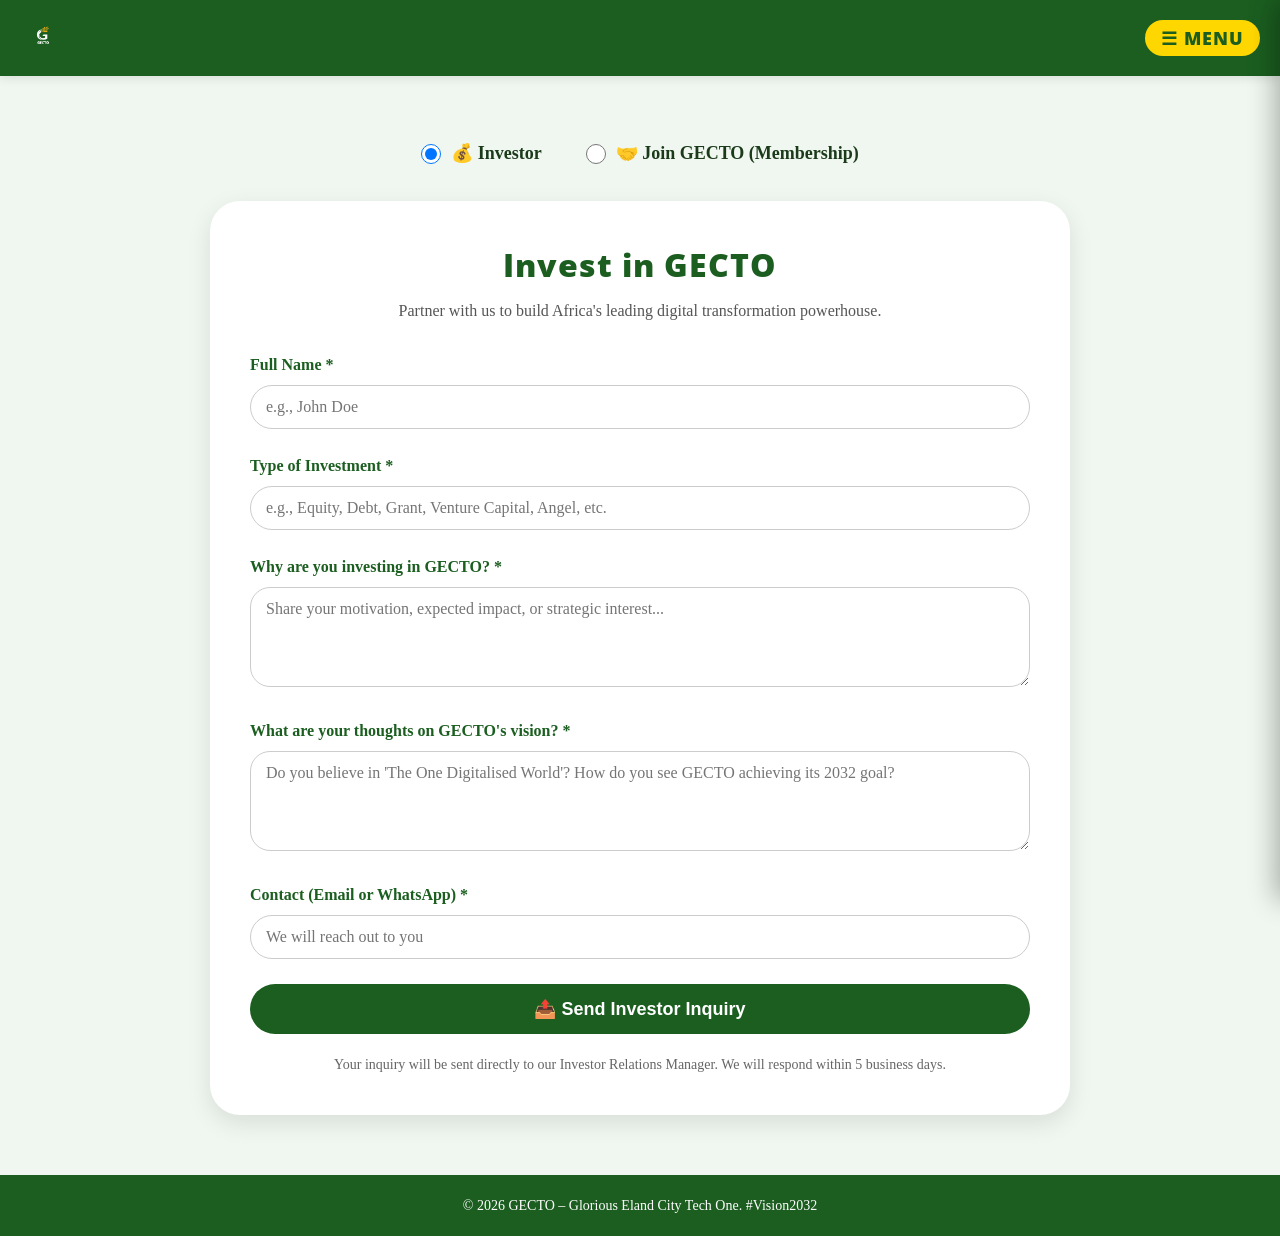
<file: apply.html>
<!DOCTYPE html>
<html lang="en">
<head>
    <meta charset="UTF-8">
    <meta name="viewport" content="width=device-width, initial-scale=1.0, user-scalable=yes">
    <title>GECTO – Invest or Join</title>
    <link rel="stylesheet" href="style.css">
    <link href="https://fonts.googleapis.com/css2?family=Open+Sans:wght@800&display=swap" rel="stylesheet">
    <style>
        .apply-container {
            max-width: 900px;
            margin: 140px auto 60px;
            padding: 0 20px;
        }
        .choice-section {
            text-align: center;
            margin-bottom: 30px;
        }
        .choice-option {
            display: inline-flex;
            align-items: center;
            margin: 0 20px;
            cursor: pointer;
            font-size: 18px;
            font-weight: bold;
        }
        .choice-option input {
            width: 20px;
            height: 20px;
            margin-right: 10px;
            cursor: pointer;
        }
        .form-card {
            background: white;
            border-radius: 30px;
            padding: 40px;
            box-shadow: 0 8px 25px rgba(0,0,0,0.1);
            display: none;
        }
        .form-card.active {
            display: block;
        }
        .form-card h1 {
            color: var(--green);
            text-align: center;
            margin-bottom: 10px;
        }
        .form-card p {
            text-align: center;
            margin-bottom: 30px;
            color: #555;
        }
        .form-group {
            margin-bottom: 25px;
        }
        .form-group label {
            display: block;
            font-weight: bold;
            margin-bottom: 8px;
            color: var(--green);
        }
        .form-group input, .form-group textarea, .form-group select {
            width: 100%;
            padding: 12px 15px;
            border-radius: 30px;
            border: 1px solid #ccc;
            font-family: inherit;
            font-size: 16px;
        }
        .form-group textarea {
            border-radius: 20px;
            resize: vertical;
            min-height: 100px;
        }
        .submit-btn {
            background: var(--green);
            color: white;
            border: none;
            padding: 14px 30px;
            border-radius: 40px;
            font-size: 18px;
            font-weight: bold;
            cursor: pointer;
            width: 100%;
            transition: 0.2s;
        }
        .submit-btn:hover {
            background: var(--green-light);
            transform: scale(1.02);
        }
        .note {
            text-align: center;
            margin-top: 20px;
            font-size: 14px;
            color: #666;
        }
        @media (max-width: 600px) {
            .form-card { padding: 25px; }
            .choice-option { margin: 0 10px; font-size: 16px; }
        }
    </style>
</head>
<body>

<header>
    <div class="logo"><img src="gecto-logo.png" alt="GECTO Logo"></div>
    <button class="menu-btn">☰ MENU</button>
</header>

<div class="menu-overlay">
    <button class="close-menu">✕</button>
    <ul>
        <li><a href="index.html">HOME</a></li>
        <li><a href="about.html">ABOUT</a></li>
        <li><a href="services.html">SERVICES</a></li>
        <li><a href="projects.html">PROJECTS</a></li>
        <li><a href="game.html">GAME HUB</a></li>
        <li><a href="contact.html">CONTACT</a></li>
        <li><a href="faq.html">FAQ</a></li>
        <li><a href="apply.html">INVEST / JOIN</a></li>
    </ul>
</div>

<div class="apply-container">
    <div class="choice-section">
        <label class="choice-option">
            <input type="radio" name="formType" value="investor" checked> 💰 Investor
        </label>
        <label class="choice-option">
            <input type="radio" name="formType" value="membership"> 🤝 Join GECTO (Membership)
        </label>
    </div>

    <!-- INVESTOR FORM -->
    <div id="investorForm" class="form-card active">
        <h1>Invest in GECTO</h1>
        <p>Partner with us to build Africa's leading digital transformation powerhouse.</p>
        <form id="investorApplicationForm">
            <div class="form-group">
                <label>Full Name *</label>
                <input type="text" id="investorName" required placeholder="e.g., John Doe">
            </div>
            <div class="form-group">
                <label>Type of Investment *</label>
                <input type="text" id="investmentType" required placeholder="e.g., Equity, Debt, Grant, Venture Capital, Angel, etc.">
            </div>
            <div class="form-group">
                <label>Why are you investing in GECTO? *</label>
                <textarea id="investorReason" required placeholder="Share your motivation, expected impact, or strategic interest..."></textarea>
            </div>
            <div class="form-group">
                <label>What are your thoughts on GECTO's vision? *</label>
                <textarea id="investorVision" required placeholder="Do you believe in 'The One Digitalised World'? How do you see GECTO achieving its 2032 goal?"></textarea>
            </div>
            <div class="form-group">
                <label>Contact (Email or WhatsApp) *</label>
                <input type="text" id="investorContact" required placeholder="We will reach out to you">
            </div>
            <button type="button" class="submit-btn" id="submitInvestor">📤 Send Investor Inquiry</button>
        </form>
        <div class="note">
            Your inquiry will be sent directly to our Investor Relations Manager. We will respond within 5 business days.
        </div>
    </div>

    <!-- MEMBERSHIP (JOIN GECTO) FORM -->
    <div id="membershipForm" class="form-card">
        <h1>Join the GECTO Team</h1>
        <p>We are hiring for 30+ key roles – from developers to client success managers.</p>
        <form id="membershipFormFields">
            <div class="form-group">
                <label>Full Name *</label>
                <input type="text" id="memberName" required placeholder="e.g., Tendai Moyo">
            </div>
            <div class="form-group">
                <label>Role You Want *</label>
                <input type="text" id="memberRole" required placeholder="e.g., Frontend Developer, Game Artist, CMO, etc.">
            </div>
            <div class="form-group">
                <label>Your Address (City & Country) *</label>
                <input type="text" id="memberAddress" required placeholder="e.g., Bulawayo, Zimbabwe">
            </div>
            <div class="form-group">
                <label>Education (Degree, Certifications, etc.) *</label>
                <textarea id="memberEducation" required placeholder="List your highest education, relevant courses, or certifications..."></textarea>
            </div>
            <div class="form-group">
                <label>Skills (Technical & Soft) *</label>
                <textarea id="memberSkills" required placeholder="e.g., React, Python, Leadership, Game Design, Project Management..."></textarea>
            </div>
            <div class="form-group">
                <label>Why are you interested in joining GECTO? *</label>
                <textarea id="memberInterest" required placeholder="Tell us what drives you to be part of our digital transformation mission..."></textarea>
            </div>
            <div class="form-group">
                <label>What will you offer to the team? *</label>
                <textarea id="memberOffer" required placeholder="Describe your experience and how you can contribute to GECTO's growth..."></textarea>
            </div>
            <button type="button" class="submit-btn" id="submitMembership">📤 Submit Application</button>
        </form>
        <div class="note">
            Your application will be sent directly to our HR team on WhatsApp. We will contact you if your profile matches any open role.
        </div>
    </div>
</div>

<footer>
    <div class="container">
        <p>© 2026 GECTO – Glorious Eland City Tech One. #Vision2032</p>
    </div>
</footer>

<script>
    // Radio button toggle
    const investorRadio = document.querySelector('input[value="investor"]');
    const membershipRadio = document.querySelector('input[value="membership"]');
    const investorFormDiv = document.getElementById('investorForm');
    const membershipFormDiv = document.getElementById('membershipForm');

    function showSelectedForm() {
        if (investorRadio.checked) {
            investorFormDiv.classList.add('active');
            membershipFormDiv.classList.remove('active');
        } else {
            membershipFormDiv.classList.add('active');
            investorFormDiv.classList.remove('active');
        }
    }

    investorRadio.addEventListener('change', showSelectedForm);
    membershipRadio.addEventListener('change', showSelectedForm);

    // Helper: send to WhatsApp
    function sendToWhatsApp(phoneNumber, message) {
        const url = `https://wa.me/${phoneNumber}?text=${encodeURIComponent(message)}`;
        window.open(url, '_blank');
    }

    // Investor submission
    document.getElementById('submitInvestor').addEventListener('click', () => {
        const name = document.getElementById('investorName').value.trim();
        const invType = document.getElementById('investmentType').value.trim();
        const reason = document.getElementById('investorReason').value.trim();
        const vision = document.getElementById('investorVision').value.trim();
        const contact = document.getElementById('investorContact').value.trim();

        if (!name || !invType || !reason || !vision || !contact) {
            alert('Please fill in all fields before submitting.');
            return;
        }

        const message = `*NEW INVESTOR INQUIRY - GECTO*%0A%0A` +
            `*Name:* ${name}%0A` +
            `*Investment Type:* ${invType}%0A` +
            `*Why investing:* ${reason}%0A` +
            `*Thoughts on GECTO's vision:* ${vision}%0A` +
            `*Contact:* ${contact}%0A%0A` +
            `*Type:* Investor Inquiry`;

        sendToWhatsApp('263788375412', message);
    });

    // Membership (Join Team) submission
    document.getElementById('submitMembership').addEventListener('click', () => {
        const name = document.getElementById('memberName').value.trim();
        const role = document.getElementById('memberRole').value.trim();
        const address = document.getElementById('memberAddress').value.trim();
        const education = document.getElementById('memberEducation').value.trim();
        const skills = document.getElementById('memberSkills').value.trim();
        const interest = document.getElementById('memberInterest').value.trim();
        const offer = document.getElementById('memberOffer').value.trim();

        if (!name || !role || !address || !education || !skills || !interest || !offer) {
            alert('Please fill in all fields before submitting.');
            return;
        }

        const message = `*NEW TEAM APPLICATION - GECTO*%0A%0A` +
            `*Name:* ${name}%0A` +
            `*Role Desired:* ${role}%0A` +
            `*Address:* ${address}%0A` +
            `*Education:* ${education}%0A` +
            `*Skills:* ${skills}%0A` +
            `*Why interested:* ${interest}%0A` +
            `*What they offer:* ${offer}%0A%0A` +
            `*Type:* Membership (Join Team)`;

        sendToWhatsApp('263788375412', message);
    });
</script>

<script src="script.js"></script>
</body>
</html>
</file>
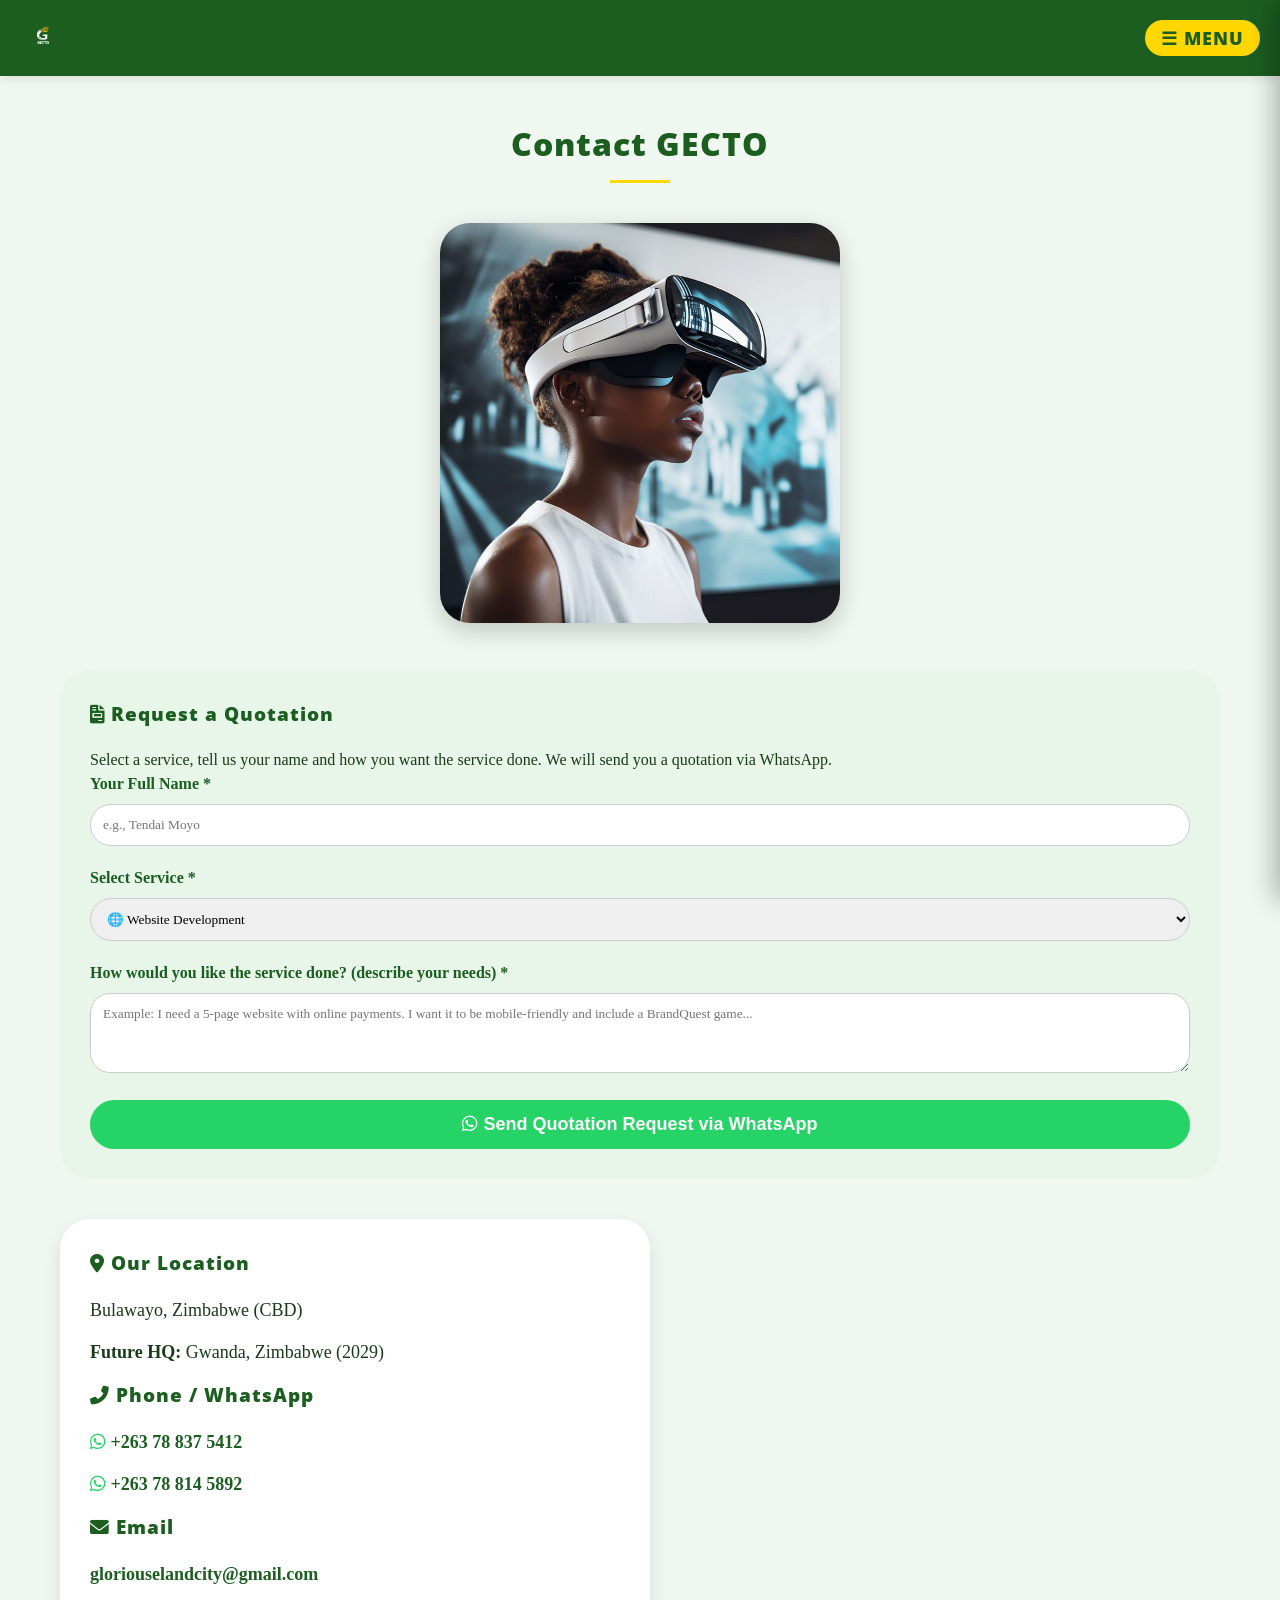
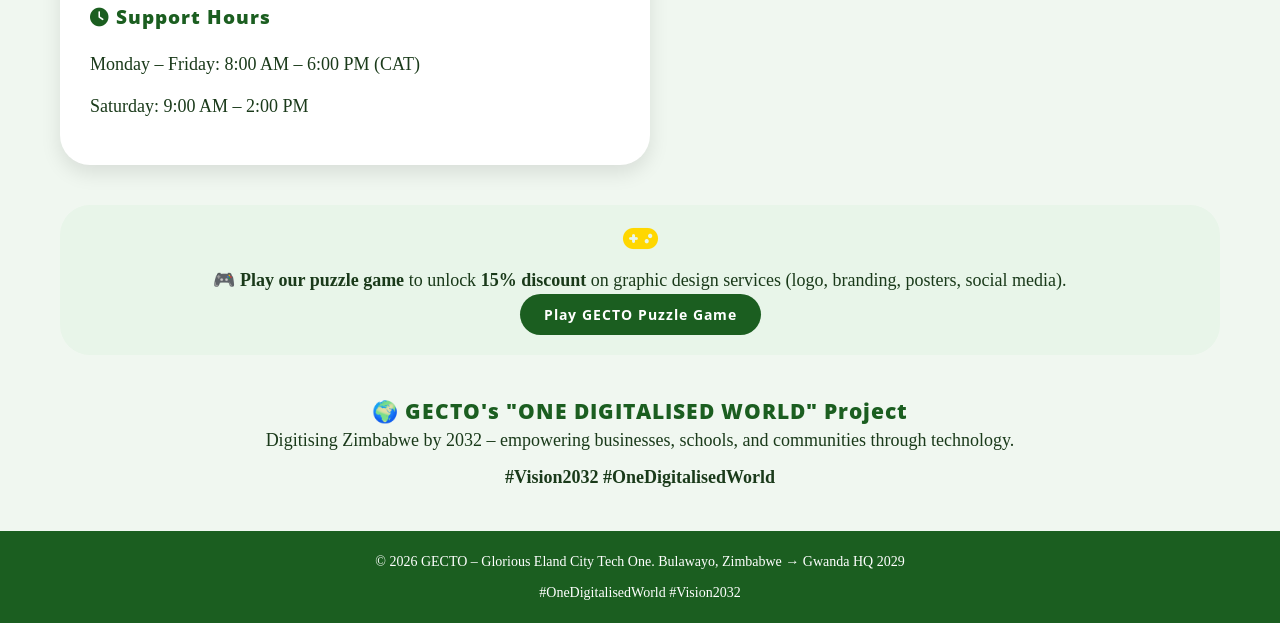
<file: contact.html>
<!DOCTYPE html>
<html lang="en">
<head>
    <meta charset="UTF-8">
    <meta name="viewport" content="width=device-width, initial-scale=1.0">
    <title>GECTO – Contact Us</title>
    <link rel="stylesheet" href="style.css">
    <link href="https://fonts.googleapis.com/css2?family=Open+Sans:wght@800&display=swap" rel="stylesheet">
    <link rel="stylesheet" href="https://cdnjs.cloudflare.com/ajax/libs/font-awesome/6.0.0-beta3/css/all.min.css">
    <style>
        .contact-container {
            display: flex;
            flex-wrap: wrap;
            gap: 40px;
            margin: 40px 0;
        }
        .contact-info {
            flex: 1;
            background: white;
            padding: 30px;
            border-radius: 30px;
            box-shadow: 0 8px 20px rgba(0,0,0,0.1);
        }
        .contact-info h3 {
            color: var(--green);
            margin-bottom: 20px;
        }
        .contact-info p {
            margin: 15px 0;
            font-size: 18px;
        }
        .contact-info a {
            color: var(--green);
            text-decoration: none;
            font-weight: bold;
        }
        .map-container {
            flex: 1;
        }
        .map-container iframe {
            width: 100%;
            height: 350px;
            border-radius: 30px;
            border: none;
        }
        .one-image {
            text-align: center;
            margin: 40px 0;
        }
        .one-image img {
            max-width: 100%;
            border-radius: 30px;
            box-shadow: 0 8px 25px rgba(0,0,0,0.2);
            max-height: 400px;
            width: auto;
        }
        .quote-form {
            background: var(--green-bg);
            border-radius: 30px;
            padding: 30px;
            margin: 40px 0;
        }
        .quote-form h3 {
            color: var(--green);
            margin-bottom: 20px;
        }
        .form-group {
            margin-bottom: 20px;
        }
        .form-group label {
            display: block;
            font-weight: bold;
            margin-bottom: 8px;
            color: var(--green);
        }
        .form-group input, .form-group select, .form-group textarea {
            width: 100%;
            padding: 12px;
            border-radius: 30px;
            border: 1px solid #ccc;
            font-family: inherit;
        }
        .form-group textarea {
            border-radius: 20px;
            resize: vertical;
            min-height: 80px;
        }
        .whatsapp-btn {
            background: #25D366;
            color: white;
            border: none;
            padding: 14px 20px;
            border-radius: 40px;
            font-size: 18px;
            font-weight: bold;
            cursor: pointer;
            width: 100%;
            transition: 0.2s;
        }
        .whatsapp-btn:hover {
            background: #128C7E;
        }
        .discount-note {
            background: var(--green-bg);
            border-radius: 30px;
            padding: 20px;
            text-align: center;
            margin: 40px 0;
            font-size: 18px;
        }
        .project-footer {
            text-align: center;
            margin: 40px 0;
            font-size: 18px;
        }
        @media (max-width: 768px) {
            .contact-container { flex-direction: column; }
        }
    </style>
</head>
<body>

<header>
    <div class="logo"><img src="gecto-logo.png" alt="GECTO Logo"></div>
    <button class="menu-btn">☰ MENU</button>
</header>

<div class="menu-overlay">
    <button class="close-menu">✕</button>
    <ul>
        <li><a href="index.html">HOME</a></li>
        <li><a href="about.html">ABOUT</a></li>
        <li><a href="services.html">SERVICES</a></li>
        <li><a href="projects.html">PROJECTS</a></li>
        <li><a href="game.html">GAME HUB</a></li>
        <li><a href="contact.html">CONTACT</a></li>
        <li><a href="faq.html">FAQ</a></li>
        <li><a href="apply.html">INVEST / JOIN</a></li>
    </ul>
</div>

<section style="max-width: 1200px; margin: 120px auto 40px; padding: 0 20px;">
    <h1 class="section-title">Contact GECTO</h1>

    <!-- one.jpg image -->
    <div class="one-image">
        <img src="one.jpg" alt="GECTO connecting the world">
    </div>

    <!-- Service Quotation Request Form -->
    <div class="quote-form">
        <h3><i class="fas fa-file-invoice"></i> Request a Quotation</h3>
        <p>Select a service, tell us your name and how you want the service done. We will send you a quotation via WhatsApp.</p>
        <div class="form-group">
            <label>Your Full Name *</label>
            <input type="text" id="clientName" placeholder="e.g., Tendai Moyo">
        </div>
        <div class="form-group">
            <label>Select Service *</label>
            <select id="serviceType">
                <option value="Website Development">🌐 Website Development</option>
                <option value="Mobile App Development">📱 Mobile App Development</option>
                <option value="E‑commerce Setup">🛒 E‑commerce Setup</option>
                <option value="Graphic Design (Logo, Branding, Posters)">🎨 Graphic Design</option>
                <option value="Game Development (SkillForge / BrandQuest)">🎮 Game Development</option>
                <option value="System Maintenance & Security Patching">🔧 System Maintenance</option>
                <option value="Website Hosting">☁️ Website Hosting</option>
                <option value="Other / Custom Project">❓ Other</option>
            </select>
        </div>
        <div class="form-group">
            <label>How would you like the service done? (describe your needs) *</label>
            <textarea id="projectDescription" placeholder="Example: I need a 5-page website with online payments. I want it to be mobile-friendly and include a BrandQuest game..."></textarea>
        </div>
        <button id="sendWhatsappQuote" class="whatsapp-btn"><i class="fab fa-whatsapp"></i> Send Quotation Request via WhatsApp</button>
    </div>

    <!-- Contact details with WhatsApp icons (direct numbers also) -->
    <div class="contact-container">
        <div class="contact-info">
            <h3><i class="fas fa-map-marker-alt"></i> Our Location</h3>
            <p>Bulawayo, Zimbabwe (CBD)</p>
            <p><strong>Future HQ:</strong> Gwanda, Zimbabwe (2029)</p>
            
            <h3><i class="fas fa-phone-alt"></i> Phone / WhatsApp</h3>
            <p><i class="fab fa-whatsapp" style="color:#25D366;"></i> <a href="#" id="directWhatsapp1">+263 78 837 5412</a></p>
            <p><i class="fab fa-whatsapp" style="color:#25D366;"></i> <a href="#" id="directWhatsapp2">+263 78 814 5892</a></p>
            
            <h3><i class="fas fa-envelope"></i> Email</h3>
            <p><a href="mailto:gloriouselandcity@gmail.com">gloriouselandcity@gmail.com</a></p>
            
            <h3><i class="fas fa-clock"></i> Support Hours</h3>
            <p>Monday – Friday: 8:00 AM – 6:00 PM (CAT)</p>
            <p>Saturday: 9:00 AM – 2:00 PM</p>
        </div>
        <div class="map-container">
            <iframe src="https://maps.google.com/?q=Bulawayo,Zimbabwe&output=embed" allowfullscreen="" loading="lazy"></iframe>
        </div>
    </div>

    <!-- Discount note (from game) -->
    <div class="discount-note">
        <i class="fas fa-gamepad" style="font-size: 28px; color: var(--gold);"></i>
        <p style="margin-top: 10px;">🎮 <strong>Play our puzzle game</strong> to unlock <strong>15% discount</strong> on graphic design services (logo, branding, posters, social media).</p>
        <p><a href="game.html" class="btn btn-green">Play GECTO Puzzle Game</a></p>
    </div>

    <!-- Project footer -->
    <div class="project-footer">
        <h3 style="color: var(--green);">🌍 GECTO's "ONE DIGITALISED WORLD" Project</h3>
        <p>Digitising Zimbabwe by 2032 – empowering businesses, schools, and communities through technology.</p>
        <p style="font-weight: bold; margin-top: 10px;">#Vision2032 #OneDigitalisedWorld</p>
    </div>
</section>

<footer>
    <div class="container">
        <p>© 2026 GECTO – Glorious Eland City Tech One. Bulawayo, Zimbabwe → Gwanda HQ 2029</p>
        <p style="margin-top: 10px;">#OneDigitalisedWorld #Vision2032</p>
    </div>
</footer>

<script>
    // Helper to send WhatsApp message
    function sendWhatsApp(phoneNumber, message) {
        const url = `https://wa.me/${phoneNumber}?text=${encodeURIComponent(message)}`;
        window.open(url, '_blank');
    }

    // Quotation request button
    document.getElementById('sendWhatsappQuote').addEventListener('click', () => {
        const name = document.getElementById('clientName').value.trim();
        const service = document.getElementById('serviceType').value;
        const description = document.getElementById('projectDescription').value.trim();

        if (!name) {
            alert("Please enter your full name.");
            return;
        }
        if (!description) {
            alert("Please describe how you want the service done.");
            return;
        }

        const message = `*NEW QUOTATION REQUEST - GECTO*%0A%0A` +
            `*Name:* ${name}%0A` +
            `*Service:* ${service}%0A` +
            `*Requirements:* ${description}%0A%0A` +
            `Please send me a quotation for this service. Thank you.`;

        sendWhatsApp('263788375412', message);
    });

    // Direct WhatsApp links (simple pre-filled message for general inquiries)
    document.getElementById('directWhatsapp1').addEventListener('click', (e) => {
        e.preventDefault();
        const msg = "Hello GECTO, I would like to get in touch regarding your services.";
        sendWhatsApp('263788375412', msg);
    });
    document.getElementById('directWhatsapp2').addEventListener('click', (e) => {
        e.preventDefault();
        const msg = "Hello GECTO, I would like to get in touch regarding your services.";
        sendWhatsApp('263788145892', msg);
    });
</script>

<script src="script.js"></script>
</body>
</html>
</file>
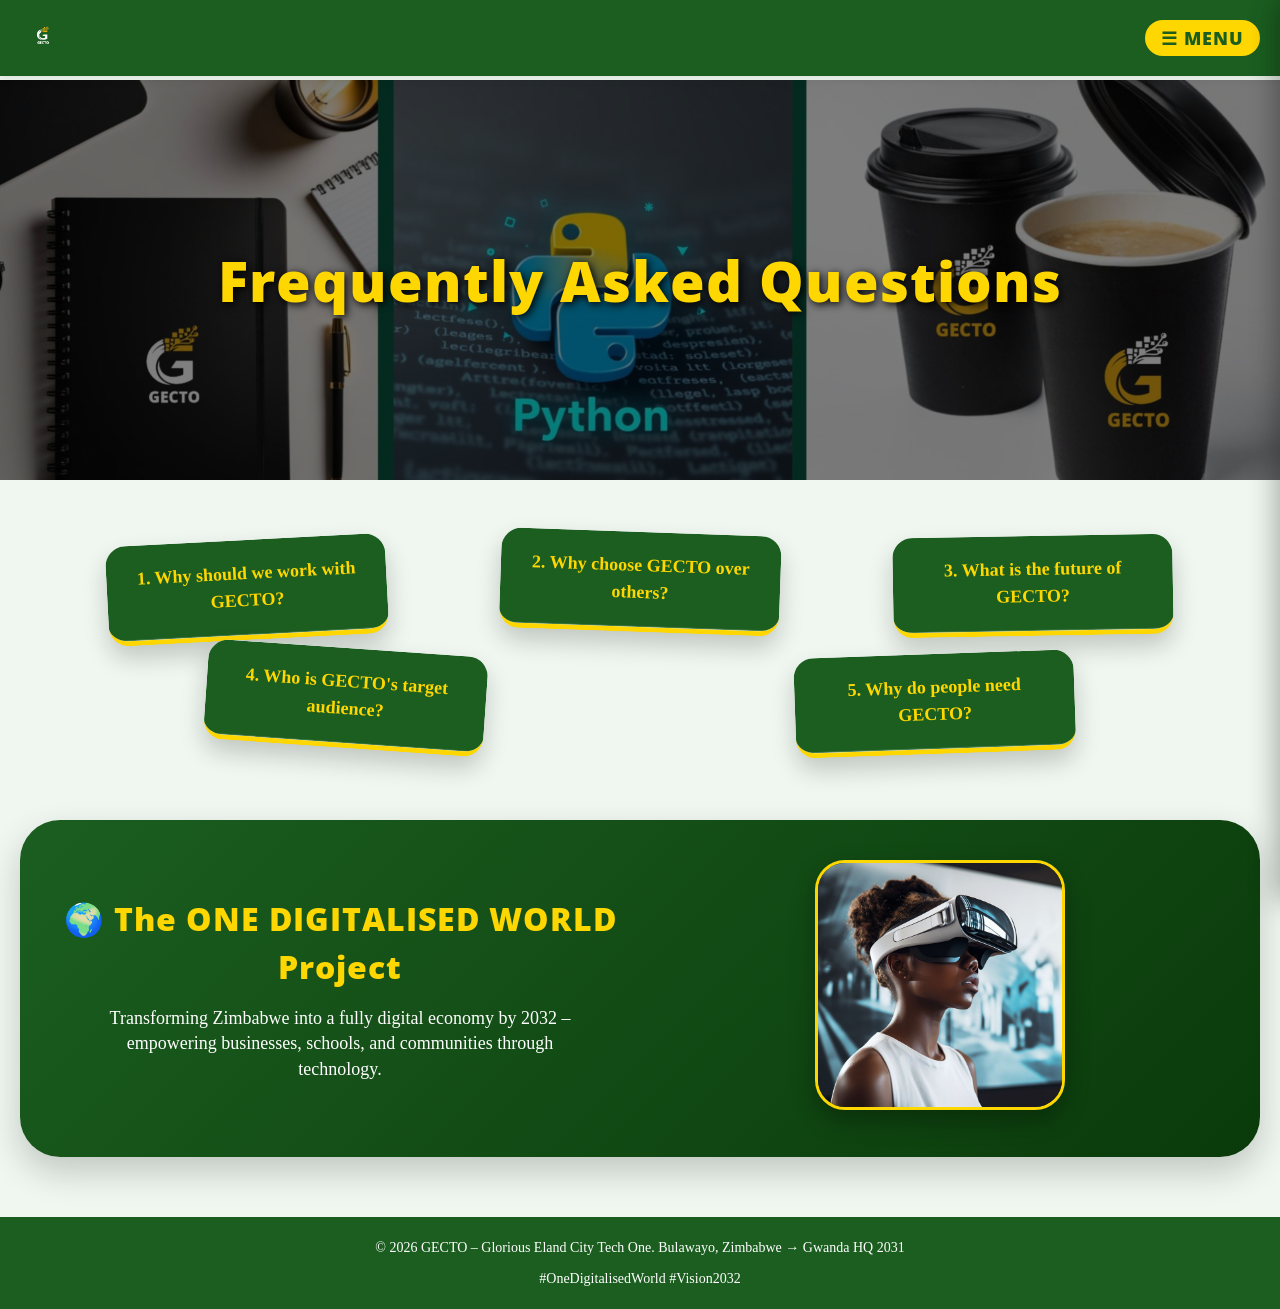
<file: faq.html>
<!DOCTYPE html>
<html lang="en">
<head>
    <meta charset="UTF-8">
    <meta name="viewport" content="width=device-width, initial-scale=1.0">
    <title>GECTO – Frequently Asked Questions</title>
    <link rel="stylesheet" href="style.css">
    <link href="https://fonts.googleapis.com/css2?family=Open+Sans:wght@800&display=swap" rel="stylesheet">
    <style>
        /* FAQ Page Specific Styles */
        .faq-hero {
            width: 100%;
            height: 400px;
            background-image: url('gecto.jpg');
            background-size: cover;
            background-position: center;
            position: relative;
            margin-top: 80px;
            display: flex;
            align-items: center;
            justify-content: center;
            text-align: center;
        }
        .faq-hero::before {
            content: "";
            position: absolute;
            top: 0;
            left: 0;
            width: 100%;
            height: 100%;
            background: rgba(0,0,0,0.5);
        }
        .faq-hero h1 {
            position: relative;
            z-index: 2;
            color: var(--gold);
            font-size: 56px;
            text-shadow: 2px 2px 8px black;
        }
        /* Solitaire-style card grid */
        .solitaire-grid {
            display: flex;
            flex-wrap: wrap;
            justify-content: center;
            gap: 20px;
            margin: 60px auto;
            max-width: 1200px;
            padding: 0 20px;
            position: relative;
        }
        .faq-card-solitaire {
            background: white;
            width: 280px;
            border-radius: 20px;
            box-shadow: 0 12px 25px rgba(0,0,0,0.2);
            cursor: pointer;
            transition: transform 0.3s, box-shadow 0.3s;
            position: relative;
            overflow: hidden;
            border-bottom: 5px solid var(--gold);
            /* slight rotation for solitaire effect */
        }
        /* Apply alternating rotations */
        .faq-card-solitaire:nth-child(1) { transform: rotate(-3deg) translateY(0px); }
        .faq-card-solitaire:nth-child(2) { transform: rotate(2deg) translateY(-8px); }
        .faq-card-solitaire:nth-child(3) { transform: rotate(-1deg) translateY(-4px); }
        .faq-card-solitaire:nth-child(4) { transform: rotate(4deg) translateY(-12px); }
        .faq-card-solitaire:nth-child(5) { transform: rotate(-2deg) translateY(-6px); }
        .faq-card-solitaire:hover {
            transform: scale(1.02) rotate(0deg);
            box-shadow: 0 20px 35px rgba(0,0,0,0.3);
            z-index: 10;
        }
        .card-question {
            background: var(--green);
            color: var(--gold);
            padding: 20px;
            font-weight: 800;
            font-size: 18px;
            text-align: center;
            border-bottom: 1px solid rgba(255,255,255,0.2);
        }
        .card-answer {
            max-height: 0;
            overflow: hidden;
            transition: max-height 0.4s ease-out;
            background: var(--green-bg);
            padding: 0 18px;
            font-size: 14px;
            line-height: 1.5;
            color: #1a3a1a;
        }
        .faq-card-solitaire.active .card-answer {
            max-height: 200px;  /* enough for 4 lines */
            padding: 18px;
        }
        /* Bottom project section */
        .bottom-project {
            background: linear-gradient(135deg, var(--green), #0a3a0a);
            border-radius: 40px;
            margin: 60px 20px;
            padding: 40px;
            display: flex;
            flex-wrap: wrap;
            align-items: center;
            justify-content: center;
            gap: 40px;
            box-shadow: 0 15px 35px rgba(0,0,0,0.2);
        }
        .project-text {
            flex: 1;
            text-align: center;
        }
        .project-text h3 {
            color: var(--gold);
            font-size: 32px;
            margin-bottom: 15px;
        }
        .project-text p {
            color: white;
            font-size: 18px;
            max-width: 500px;
            margin: 0 auto;
            line-height: 1.4;
        }
        .project-image {
            flex: 1;
            text-align: center;
        }
        .project-image img {
            max-width: 100%;
            border-radius: 30px;
            box-shadow: 0 10px 25px rgba(0,0,0,0.3);
            border: 3px solid var(--gold);
            max-height: 250px;
            width: auto;
        }
        @media (max-width: 768px) {
            .faq-hero h1 { font-size: 36px; }
            .faq-hero { height: 300px; }
            .solitaire-grid { gap: 15px; }
            .faq-card-solitaire { width: 260px; }
            .faq-card-solitaire:nth-child(odd) { transform: rotate(0deg); }
            .faq-card-solitaire:nth-child(even) { transform: rotate(0deg); }
            .bottom-project { flex-direction: column; text-align: center; }
        }
    </style>
</head>
<body>

<header>
    <div class="logo"><img src="gecto-logo.png" alt="GECTO Logo"></div>
    <button class="menu-btn">☰ MENU</button>
</header>

<div class="menu-overlay">
    <button class="close-menu">✕</button>
    <ul>
    <li><a href="index.html">HOME</a></li>
    <li><a href="about.html">ABOUT</a></li>
    <li><a href="services.html">SERVICES</a></li>
    <li><a href="projects.html">PROJECTS</a></li>
    <li><a href="game.html">GAME HUB</a></li>
    <li><a href="contact.html">CONTACT</a></li>
    <li><a href="faq.html">FAQ</a></li>
    <li><a href="apply.html">CAREERS</a></li>
</ul>
</div>

<!-- Hero Image -->
<div class="faq-hero">
    <h1>Frequently Asked Questions</h1>
</div>

<!-- Solitaire-style FAQ Cards -->
<div class="solitaire-grid">
    <!-- Card 1 -->
    <div class="faq-card-solitaire">
        <div class="card-question">1. Why should we work with GECTO?</div>
        <div class="card-answer">
            GECTO offers complete digital transformation – from websites and apps to e‑commerce and gamified marketing. Every client gets a custom BrandQuest game to boost engagement. We also provide lifetime maintenance and security patching.
        </div>
    </div>
    <!-- Card 2 -->
    <div class="faq-card-solitaire">
        <div class="card-question">2. Why choose GECTO over others?</div>
        <div class="card-answer">
            We are rooted in African strength and legacy. Our unique edge: mandatory BrandQuest games, SkillForge edutainment, proactive patching, and a commitment to moving businesses from paper to digital databases.
        </div>
    </div>
    <!-- Card 3 -->
    <div class="faq-card-solitaire">
        <div class="card-question">3. What is the future of GECTO?</div>
        <div class="card-answer">
            By 2032, GECTO will be one of the Africa's leading software powerhouse, with HQ in Gwanda. We will digitise at least 100 traditional businesses and bring SkillForge games to schools and most rural areas.
        </div>
    </div>
    <!-- Card 4 -->
    <div class="faq-card-solitaire">
        <div class="card-question">4. Who is GECTO's target audience?</div>
        <div class="card-answer">
            Everyone! Traditional businesses on paper records, kids and youths (5–25) for SkillForge games, and startups/SMEs that need websites, apps, and gamified marketing. We serve all ages and sectors.
        </div>
    </div>
    <!-- Card 5 -->
    <div class="faq-card-solitaire">
        <div class="card-question">5. Why do people need GECTO?</div>
        <div class="card-answer">
            Because the world is digital. Paper‑based businesses are invisible. Young people need practical skills. GECTO bridges the gap with affordable, scalable solutions, gamified education, and e‑commerce.
        </div>
    </div>
</div>

<!-- Bottom Project: ONE DIGITALISED WORLD with one.jpg -->
<div class="bottom-project">
    <div class="project-text">
        <h3>🌍 The ONE DIGITALISED WORLD Project</h3>
        <p>Transforming Zimbabwe into a fully digital economy by 2032 – empowering businesses, schools, and communities through technology.</p>
    </div>
    <div class="project-image">
        <img src="one.jpg" alt="One Digitalised World">
    </div>
</div>

<footer>
    <div class="container">
        <p>© 2026 GECTO – Glorious Eland City Tech One. Bulawayo, Zimbabwe → Gwanda HQ 2031</p>
        <p style="margin-top: 10px;">#OneDigitalisedWorld #Vision2032</p>
    </div>
</footer>

<script>
    // Toggle answer on card click (solitaire style)
    const cards = document.querySelectorAll('.faq-card-solitaire');
    cards.forEach(card => {
        card.addEventListener('click', function(e) {
            // Prevent closing if clicking inside answer? we just toggle
            this.classList.toggle('active');
        });
    });
</script>
<script src="script.js"></script>
</body>
</html>
</file>
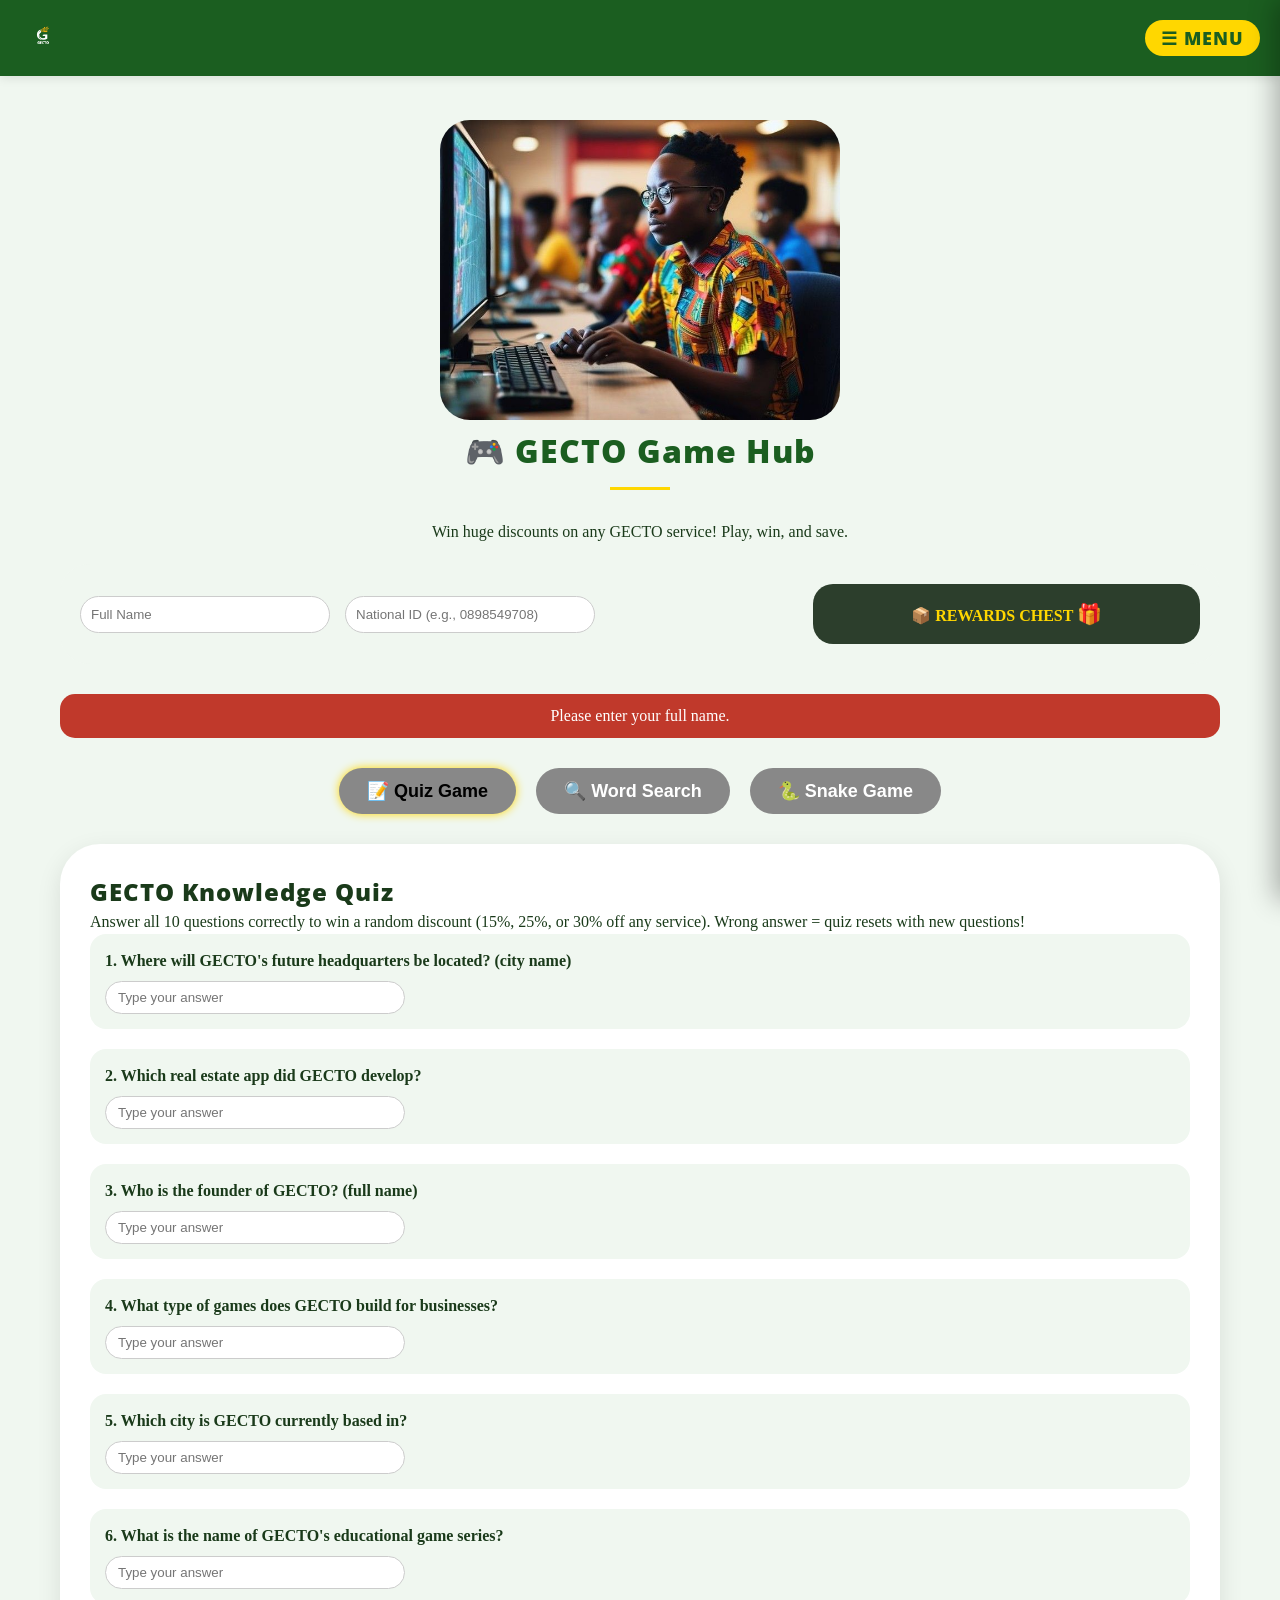
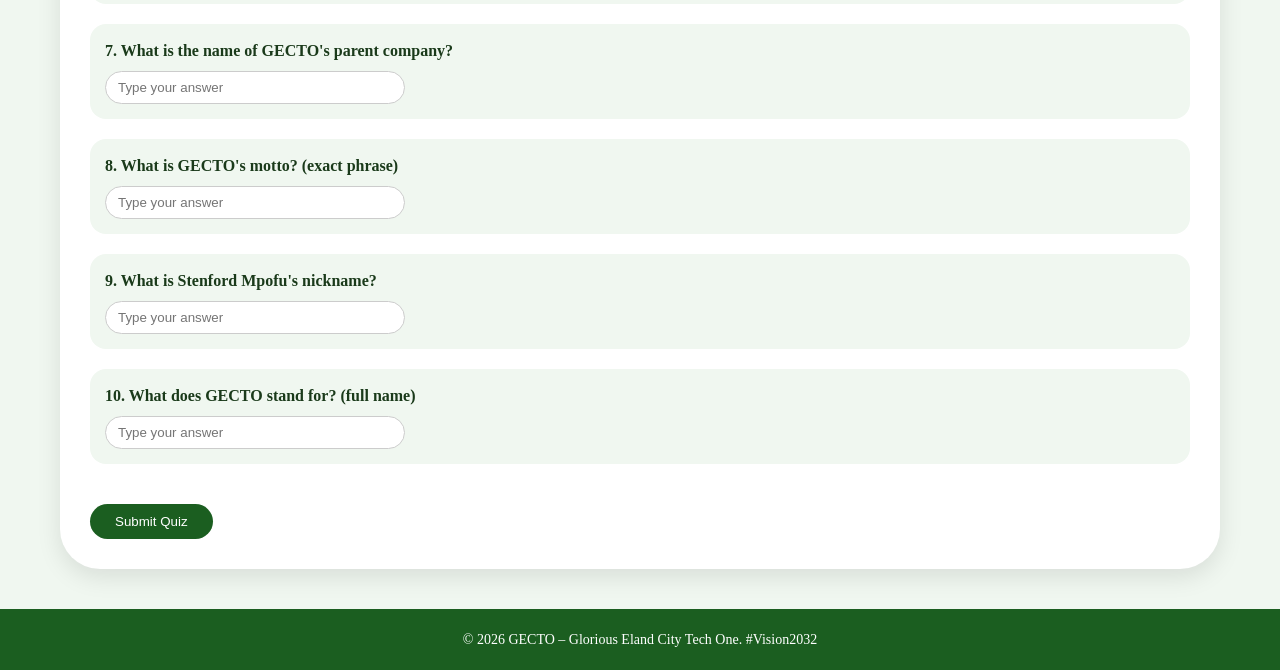
<file: game.html>
<!DOCTYPE html>
<html lang="en">
<head>
    <meta charset="UTF-8">
    <meta name="viewport" content="width=device-width, initial-scale=1.0, user-scalable=no">
    <title>GECTO – Game Hub: Win Big Discounts!</title>
    <link rel="stylesheet" href="style.css">
    <link href="https://fonts.googleapis.com/css2?family=Open+Sans:wght@800&display=swap" rel="stylesheet">
    <style>
        .game-hub {
            max-width: 1200px;
            margin: 120px auto 40px;
            padding: 0 20px;
        }
        .game-buttons {
            display: flex;
            justify-content: center;
            gap: 20px;
            flex-wrap: wrap;
            margin: 30px 0;
        }
        .game-btn {
            background: var(--green);
            color: white;
            border: none;
            padding: 12px 28px;
            border-radius: 40px;
            font-weight: bold;
            cursor: pointer;
            transition: 0.2s;
            font-size: 18px;
        }
        .game-btn.active {
            background: var(--gold);
            color: black;
            box-shadow: 0 0 10px gold;
        }
        .game-btn:disabled {
            background: #888;
            cursor: not-allowed;
        }
        .game-container {
            background: white;
            border-radius: 40px;
            padding: 30px;
            box-shadow: 0 8px 25px rgba(0,0,0,0.1);
            min-height: 500px;
        }
        .hidden-game {
            display: none;
        }
        .win-message {
            background: var(--gold);
            color: black;
            padding: 15px;
            border-radius: 20px;
            text-align: center;
            margin-top: 20px;
            font-weight: bold;
        }
        .lose-message {
            background: #e74c3c;
            color: white;
            padding: 15px;
            border-radius: 20px;
            text-align: center;
            margin-top: 20px;
        }
        .error-message {
            background: #c0392b;
            color: white;
            padding: 10px;
            border-radius: 15px;
            margin-top: 10px;
            text-align: center;
        }
        /* Player area */
        .player-area {
            background: #f0f7f0;
            border-radius: 30px;
            padding: 20px;
            margin-bottom: 30px;
            display: flex;
            flex-wrap: wrap;
            align-items: center;
            justify-content: space-between;
            gap: 20px;
        }
        .player-fields {
            flex: 2;
            display: flex;
            flex-wrap: wrap;
            gap: 15px;
        }
        .player-fields input {
            padding: 10px;
            border-radius: 30px;
            border: 1px solid #ccc;
            width: 100%;
            max-width: 250px;
        }
        .chest-box {
            flex: 1;
            background: #2c3e2c;
            color: gold;
            padding: 15px;
            border-radius: 20px;
            text-align: center;
            cursor: pointer;
            transition: 0.2s;
            font-weight: bold;
        }
        .chest-box:hover {
            background: #1e2a1e;
            transform: scale(1.02);
        }
        .rewards-panel {
            display: none;
            background: white;
            border: 2px solid var(--gold);
            border-radius: 20px;
            padding: 15px;
            margin-top: 15px;
            text-align: center;
        }
        .rewards-panel h4 {
            color: var(--green);
        }
        .earnings-list {
            background: #f9f9f9;
            border-radius: 15px;
            padding: 10px;
            margin-top: 10px;
            max-height: 200px;
            overflow-y: auto;
        }
        .earning-item {
            border-bottom: 1px solid #ddd;
            padding: 5px;
            font-size: 14px;
        }
        /* Quiz styles */
        .quiz-question {
            margin-bottom: 20px;
            padding: 15px;
            background: #f0f7f0;
            border-radius: 16px;
            transition: 0.1s;
        }
        .quiz-question.wrong {
            background: #f8d7da;
            border: 2px solid #e74c3c;
        }
        .quiz-question p {
            font-weight: bold;
            margin-bottom: 8px;
        }
        .quiz-input {
            padding: 8px 12px;
            border-radius: 30px;
            border: 1px solid #ccc;
            width: 100%;
            max-width: 300px;
        }
        .submit-quiz {
            background: var(--green);
            color: white;
            border: none;
            padding: 10px 25px;
            border-radius: 30px;
            cursor: pointer;
            margin-top: 20px;
        }
        /* Word Search */
        .word-grid {
            display: grid;
            grid-template-columns: repeat(10, 40px);
            gap: 4px;
            justify-content: center;
            margin: 20px 0;
            overflow-x: auto;
        }
        .grid-cell {
            width: 40px;
            height: 40px;
            background: var(--green-bg);
            display: flex;
            align-items: center;
            justify-content: center;
            font-size: 18px;
            font-weight: bold;
            border-radius: 8px;
            cursor: pointer;
            user-select: none;
        }
        .grid-cell.selected {
            background: var(--gold);
            color: black;
        }
        .word-list {
            display: flex;
            flex-wrap: wrap;
            gap: 15px;
            justify-content: center;
            margin: 20px 0;
        }
        .word-tag {
            background: #ddd;
            padding: 5px 12px;
            border-radius: 20px;
            font-size: 14px;
        }
        .word-tag.found {
            background: var(--green);
            color: white;
            text-decoration: line-through;
        }
        /* Snake */
        .snake-canvas {
            border: 2px solid var(--green);
            background: #111;
            display: block;
            margin: 0 auto;
        }
        .score-board {
            text-align: center;
            margin: 15px;
            font-size: 24px;
            font-weight: bold;
        }
        @media (max-width: 600px) {
            .word-grid { grid-template-columns: repeat(10, 30px); gap: 2px; }
            .grid-cell { width: 30px; height: 30px; font-size: 14px; }
            .player-area { flex-direction: column; align-items: stretch; }
        }
    </style>
</head>
<body>

<header>
    <div class="logo"><img src="gecto-logo.png" alt="GECTO Logo"></div>
    <button class="menu-btn">☰ MENU</button>
</header>

<div class="menu-overlay">
    <button class="close-menu">✕</button>
   <ul>
    <li><a href="index.html">HOME</a></li>
    <li><a href="about.html">ABOUT</a></li>
    <li><a href="services.html">SERVICES</a></li>
    <li><a href="projects.html">PROJECTS</a></li>
    <li><a href="game.html">GAME HUB</a></li>
    <li><a href="contact.html">CONTACT</a></li>
    <li><a href="faq.html">FAQ</a></li>
    <li><a href="apply.html">CAREERS</a></li>
</ul>
</div>

<div class="game-hub">
    <div style="text-align: center; margin-bottom: 20px;">
        <img src="three.jpg" alt="Game Hub" style="max-width: 100%; border-radius: 30px; max-height: 300px;">
        <h1 class="section-title">🎮 GECTO Game Hub</h1>
        <p>Win huge discounts on any GECTO service! Play, win, and save.</p>
    </div>

    <!-- Player name & national ID -->
    <div class="player-area">
        <div class="player-fields">
            <input type="text" id="playerName" placeholder="Full Name">
            <input type="text" id="nationalId" placeholder="National ID (e.g., 0898549708)">
        </div>
        <div class="chest-box" id="chestBox">
            📦 REWARDS CHEST <span style="font-size:20px;">🎁</span>
        </div>
    </div>
    <div id="rewardsPanel" class="rewards-panel">
        <h4>🏆 Game Rewards 🏆</h4>
        <p>🎯 <strong>Quiz Game:</strong> 15%, 25%, or 30% OFF any service (all 10 correct)</p>
        <p>🔍 <strong>Word Search:</strong> 25% OFF any service (find all 10 words)</p>
        <p>🐍 <strong>Snake Game:</strong> 75% OFF any service (reach level 60)</p>
        <hr>
        <h4>📜 Your Earnings</h4>
        <div id="earningsList" class="earnings-list">
            <p style="color:#888;">No wins yet. Play and win!</p>
        </div>
        <p><em>Max 2 wins per month per ID.</em></p>
    </div>

    <div class="game-buttons">
        <button id="showQuizBtn" class="game-btn active">📝 Quiz Game</button>
        <button id="showWordBtn" class="game-btn">🔍 Word Search</button>
        <button id="showSnakeBtn" class="game-btn">🐍 Snake Game</button>
    </div>

    <div class="game-container">
        <!-- QUIZ GAME -->
        <div id="quizGame">
            <h2>GECTO Knowledge Quiz</h2>
            <p>Answer all 10 questions correctly to win a random discount (15%, 25%, or 30% off any service). Wrong answer = quiz resets with new questions!</p>
            <div id="quizQuestions"></div>
            <button id="submitQuiz" class="submit-quiz">Submit Quiz</button>
            <div id="quizResult"></div>
        </div>

        <!-- WORD SEARCH -->
        <div id="wordGame" class="hidden-game">
            <h2>Word Search Puzzle</h2>
            <p>Find all 10 hidden words in the grid. Click letters to select a word, then click "Submit Word". Words can be horizontal, vertical, or diagonal.</p>
            <div id="wordGrid" class="word-grid"></div>
            <div id="wordList" class="word-list"></div>
            <button id="submitWordBtn" class="game-btn">Submit Selected Word</button>
            <button id="clearSelectionBtn" class="game-btn" style="background:#555;">Clear Selection</button>
            <div id="wordResult"></div>
        </div>

        <!-- SNAKE GAME -->
        <div id="snakeGame" class="hidden-game">
            <h2>Snake Game – Reach Level 60</h2>
            <div class="score-board">Level: <span id="snakeLevel">0</span> | Score: <span id="snakeScore">0</span></div>
            <canvas id="snakeCanvas" class="snake-canvas" width="400" height="400"></canvas>
            <p style="text-align:center; margin-top:10px;">Use arrow keys. Each food = +1 level. Win at level 60 for 75% discount!</p>
            <button id="resetSnakeBtn" class="game-btn">Reset Snake</button>
            <div id="snakeResult"></div>
        </div>
    </div>
</div>

<footer>
    <div class="container">
        <p>© 2026 GECTO – Glorious Eland City Tech One. #Vision2032</p>
    </div>
</footer>

<script>
    // ---------- Global state ----------
    let currentPlayer = "";
    let currentNationalId = "";
    let winsThisMonth = 0;
    let winRecords = []; // stored in localStorage under "gecto_wins"
    
    // Helper: validate Zimbabwean ID (digits only, length 10 or 11)
    function isValidZimId(id) {
        return /^\d{10,11}$/.test(id);
    }
    
    // Load wins from localStorage
    function loadWinRecords() {
        const stored = localStorage.getItem("gecto_wins");
        if (stored) {
            winRecords = JSON.parse(stored);
        } else {
            winRecords = [];
        }
    }
    
    function saveWinRecords() {
        localStorage.setItem("gecto_wins", JSON.stringify(winRecords));
    }
    
    // Get current month key (YYYY-MM)
    function getCurrentMonthKey() {
        const now = new Date();
        return `${now.getFullYear()}-${now.getMonth()+1}`;
    }
    
    // Count wins for this ID in current month
    function countWinsThisMonth(id) {
        const monthKey = getCurrentMonthKey();
        return winRecords.filter(rec => rec.id === id && rec.month === monthKey).length;
    }
    
    // Check if player can still win (max 2 per month)
    function canWin(id) {
        return countWinsThisMonth(id) < 2;
    }
    
    // Record a win
    function recordWin(id, name, game, prize) {
        const monthKey = getCurrentMonthKey();
        winRecords.push({
            id: id,
            name: name,
            game: game,
            prize: prize,
            month: monthKey,
            date: new Date().toISOString()
        });
        saveWinRecords();
        updateEarningsDisplay(id);
    }
    
    // Update earnings display for given ID
    function updateEarningsDisplay(id) {
        const container = document.getElementById('earningsList');
        const playerWins = winRecords.filter(rec => rec.id === id);
        if (playerWins.length === 0) {
            container.innerHTML = '<p style="color:#888;">No wins yet. Play and win!</p>';
            return;
        }
        let html = '';
        playerWins.forEach(win => {
            html += `<div class="earning-item">🏆 ${win.name} won ${win.prize} on ${win.game} (${win.date.slice(0,10)})</div>`;
        });
        container.innerHTML = html;
    }
    
    // Validate player fields and update game access
    function validateAndEnableGames() {
        const name = document.getElementById('playerName').value.trim();
        const id = document.getElementById('nationalId').value.trim();
        let error = "";
        if (!name) error = "Please enter your full name.";
        else if (!id) error = "Please enter your National ID.";
        else if (!isValidZimId(id)) error = "Invalid National ID. Must be 10-11 digits (e.g., 0898549708).";
        
        const errorDiv = document.getElementById('playerError');
        if (error) {
            if (!errorDiv) {
                const err = document.createElement('div');
                err.id = 'playerError';
                err.className = 'error-message';
                document.querySelector('.player-area').after(err);
            }
            document.getElementById('playerError').innerText = error;
            // disable all game buttons and submits
            document.querySelectorAll('.game-btn, .submit-quiz, #submitWordBtn, #resetSnakeBtn').forEach(btn => btn.disabled = true);
            return false;
        } else {
            if (errorDiv) errorDiv.remove();
            currentPlayer = name;
            currentNationalId = id;
            // enable game buttons and submits
            document.querySelectorAll('.game-btn, .submit-quiz, #submitWordBtn, #resetSnakeBtn').forEach(btn => btn.disabled = false);
            // update earnings display
            updateEarningsDisplay(currentNationalId);
            return true;
        }
    }
    
    // Attach validation to inputs
    document.getElementById('playerName').addEventListener('input', validateAndEnableGames);
    document.getElementById('nationalId').addEventListener('input', validateAndEnableGames);
    
    // Initially disabled
    function disableAllGames() {
        document.querySelectorAll('.game-btn, .submit-quiz, #submitWordBtn, #resetSnakeBtn').forEach(btn => btn.disabled = true);
    }
    disableAllGames();
    loadWinRecords();
    
    // ---------- Chest toggle ----------
    const chestBox = document.getElementById('chestBox');
    const rewardsPanel = document.getElementById('rewardsPanel');
    chestBox.addEventListener('click', () => {
        if (rewardsPanel.style.display === 'none' || rewardsPanel.style.display === '') {
            rewardsPanel.style.display = 'block';
        } else {
            rewardsPanel.style.display = 'none';
        }
    });
    rewardsPanel.style.display = 'none';
    
    // ---------- Game switching ----------
    const quizDiv = document.getElementById('quizGame');
    const wordDiv = document.getElementById('wordGame');
    const snakeDiv = document.getElementById('snakeGame');
    const showQuiz = document.getElementById('showQuizBtn');
    const showWord = document.getElementById('showWordBtn');
    const showSnake = document.getElementById('showSnakeBtn');
    
    function setActiveButton(active) {
        [showQuiz, showWord, showSnake].forEach(btn => btn.classList.remove('active'));
        active.classList.add('active');
    }
    
    showQuiz.addEventListener('click', () => {
        quizDiv.classList.remove('hidden-game');
        wordDiv.classList.add('hidden-game');
        snakeDiv.classList.add('hidden-game');
        setActiveButton(showQuiz);
        if (validateAndEnableGames()) renderQuiz(); // reset quiz if needed
    });
    showWord.addEventListener('click', () => {
        quizDiv.classList.add('hidden-game');
        wordDiv.classList.remove('hidden-game');
        snakeDiv.classList.add('hidden-game');
        setActiveButton(showWord);
        if (validateAndEnableGames()) initWordSearch();
    });
    showSnake.addEventListener('click', () => {
        quizDiv.classList.add('hidden-game');
        wordDiv.classList.add('hidden-game');
        snakeDiv.classList.remove('hidden-game');
        setActiveButton(showSnake);
        if (validateAndEnableGames()) initSnake();
    });
    
    // ---------- QUIZ GAME (dynamic questions, wrong answer resets) ----------
    let currentQuizQuestions = [];
    let currentQuizAnswers = [];
    let quizAttemptActive = true; // if false, quiz is locked after wrong answer until reset
    
    // Generate 10 random quiz questions (different each time)
    function generateRandomQuiz() {
        const questionBank = [
            { q: "What does GECTO stand for? (full name)", a: "glorious eland city tech one" },
            { q: "Who is the founder of GECTO? (full name)", a: "stenford mpofu" },
            { q: "What is GECTO's motto? (exact phrase)", a: "the one digitalised world" },
            { q: "Which real estate app did GECTO develop?", a: "mzinyathi gardens" },
            { q: "What is the name of GECTO's promotional game for businesses?", a: "brandquest" },
            { q: "In which year was GECTO launched? (4 digits)", a: "2026" },
            { q: "Where will GECTO's future headquarters be located? (city name)", a: "gwanda" },
            { q: "What is the name of GECTO's educational game series?", a: "skillforge" },
            { q: "What is Stenford Mpofu's nickname?", a: "mr ceo" },
            { q: "What is the goal year of the 'One Digitalised World' project? (4 digits)", a: "2032" },
            { q: "What is the colour of GECTO's logo?", a: "gold" },
            { q: "Which city is GECTO currently based in?", a: "bulawayo" },
            { q: "What does the 'E' in GEC stand for?", a: "eland" },
            { q: "What type of games does GECTO build for businesses?", a: "brandquest" },
            { q: "What is the name of GECTO's parent company?", a: "gec industries" }
        ];
        // Shuffle and pick 10 unique
        const shuffled = [...questionBank];
        for (let i = shuffled.length - 1; i > 0; i--) {
            const j = Math.floor(Math.random() * (i + 1));
            [shuffled[i], shuffled[j]] = [shuffled[j], shuffled[i]];
        }
        const selected = shuffled.slice(0, 10);
        return { questions: selected.map(s => s.q), answers: selected.map(s => s.a) };
    }
    
    function renderQuiz() {
        const { questions, answers } = generateRandomQuiz();
        currentQuizQuestions = questions;
        currentQuizAnswers = answers;
        quizAttemptActive = true;
        const container = document.getElementById('quizQuestions');
        container.innerHTML = '';
        for (let i = 0; i < currentQuizQuestions.length; i++) {
            const div = document.createElement('div');
            div.className = 'quiz-question';
            div.id = `quiz_q_${i}`;
            div.innerHTML = `<p>${i+1}. ${currentQuizQuestions[i]}</p><input type="text" id="quiz_input_${i}" class="quiz-input" placeholder="Type your answer">`;
            container.appendChild(div);
        }
        document.getElementById('quizResult').innerHTML = '';
    }
    
    document.getElementById('submitQuiz').addEventListener('click', () => {
        if (!validateAndEnableGames()) return;
        if (!quizAttemptActive) {
            document.getElementById('quizResult').innerHTML = `<div class="lose-message">Quiz already failed. Please refresh or switch game and come back.</div>`;
            return;
        }
        if (!canWin(currentNationalId)) {
            document.getElementById('quizResult').innerHTML = `<div class="lose-message">You have already used your 2 wins this month. Try again next month!</div>`;
            return;
        }
        let allCorrect = true;
        // Check each answer
        for (let i = 0; i < currentQuizQuestions.length; i++) {
            const input = document.getElementById(`quiz_input_${i}`);
            const userAnswer = input.value.trim().toLowerCase();
            const correct = currentQuizAnswers[i];
            const questionDiv = document.getElementById(`quiz_q_${i}`);
            if (userAnswer !== correct) {
                allCorrect = false;
                questionDiv.classList.add('wrong');
            } else {
                questionDiv.classList.remove('wrong');
            }
        }
        if (allCorrect) {
            // WIN!
            const discounts = [15, 25, 30];
            const randomDiscount = discounts[Math.floor(Math.random() * discounts.length)];
            const prize = `${randomDiscount}% OFF any service (QUIZ)`;
            recordWin(currentNationalId, currentPlayer, "Quiz Game", prize);
            localStorage.setItem('gecto_discount', `QUIZ${randomDiscount}`);
            document.getElementById('quizResult').innerHTML = `<div class="win-message">🎉 Congratulations ${currentPlayer}! You won ${randomDiscount}% OFF on any GECTO service! Code: QUIZ${randomDiscount}. Show on contact page.</div>`;
            quizAttemptActive = false;
            // reset quiz for next play (new questions)
            renderQuiz();
        } else {
            // Wrong answer: highlight wrong ones, reset game after 2 seconds
            document.getElementById('quizResult').innerHTML = `<div class="lose-message">❌ ${currentPlayer}, some answers are wrong. Quiz will reset with new questions in 2 seconds.</div>`;
            quizAttemptActive = false;
            setTimeout(() => {
                renderQuiz();
                document.getElementById('quizResult').innerHTML = '';
            }, 2000);
        }
    });
    
    // ---------- WORD SEARCH (win at all words) ----------
    let wordGridData = [];
    let wordList = ["GECTO", "DIGITAL", "TRANSFORM", "AFRICA", "SOFTWARE", "GAMING", "BULAWAYO", "GWANDA", "VISION", "CODING"];
    let foundWords = [];
    let selectedCells = [];
    let gridSize = 10;
    let wordGameActive = true;
    
    function generateWordGrid() {
        let grid = Array(gridSize).fill().map(() => Array(gridSize).fill(''));
        const directions = [[0,1],[1,0],[1,1],[1,-1],[0,-1],[-1,0],[-1,-1],[-1,1]];
        for (let word of wordList) {
            let placed = false;
            let attempts = 0;
            while (!placed && attempts < 500) {
                const dir = directions[Math.floor(Math.random() * directions.length)];
                const row = Math.floor(Math.random() * gridSize);
                const col = Math.floor(Math.random() * gridSize);
                let ok = true;
                for (let i = 0; i < word.length; i++) {
                    const r = row + dir[0] * i;
                    const c = col + dir[1] * i;
                    if (r < 0 || r >= gridSize || c < 0 || c >= gridSize) { ok = false; break; }
                    if (grid[r][c] !== '' && grid[r][c] !== word[i]) { ok = false; break; }
                }
                if (ok) {
                    for (let i = 0; i < word.length; i++) {
                        const r = row + dir[0] * i;
                        const c = col + dir[1] * i;
                        grid[r][c] = word[i];
                    }
                    placed = true;
                }
                attempts++;
            }
            if (!placed) {
                for (let i = 0; i < word.length; i++) {
                    if (grid[i][i] === '') grid[i][i] = word[i];
                    else grid[i][i+1] = word[i];
                }
            }
        }
        const letters = "ABCDEFGHIJKLMNOPQRSTUVWXYZ";
        for (let i = 0; i < gridSize; i++) {
            for (let j = 0; j < gridSize; j++) {
                if (grid[i][j] === '') {
                    grid[i][j] = letters[Math.floor(Math.random() * letters.length)];
                }
            }
        }
        return grid;
    }
    
    function renderWordGrid() {
        const container = document.getElementById('wordGrid');
        container.innerHTML = '';
        for (let i = 0; i < gridSize; i++) {
            for (let j = 0; j < gridSize; j++) {
                const cell = document.createElement('div');
                cell.className = 'grid-cell';
                cell.textContent = wordGridData[i][j];
                cell.dataset.row = i;
                cell.dataset.col = j;
                cell.addEventListener('click', (e) => {
                    e.stopPropagation();
                    const row = parseInt(cell.dataset.row);
                    const col = parseInt(cell.dataset.col);
                    const index = selectedCells.findIndex(c => c.row === row && c.col === col);
                    if (index === -1) {
                        selectedCells.push({row, col});
                        cell.classList.add('selected');
                    } else {
                        selectedCells.splice(index, 1);
                        cell.classList.remove('selected');
                    }
                });
                container.appendChild(cell);
            }
        }
    }
    
    function renderWordList() {
        const container = document.getElementById('wordList');
        container.innerHTML = '';
        wordList.forEach(word => {
            const span = document.createElement('span');
            span.className = 'word-tag';
            if (foundWords.includes(word)) span.classList.add('found');
            span.textContent = word;
            container.appendChild(span);
        });
    }
    
    function clearSelection() {
        selectedCells.forEach(cell => {
            const el = document.querySelector(`.grid-cell[data-row='${cell.row}'][data-col='${cell.col}']`);
            if (el) el.classList.remove('selected');
        });
        selectedCells = [];
    }
    
    function checkSelectedWord() {
        if (!validateAndEnableGames()) return;
        if (!canWin(currentNationalId)) {
            document.getElementById('wordResult').innerHTML = `<div class="lose-message">You have already used your 2 wins this month. Try again next month!</div>`;
            return;
        }
        if (selectedCells.length === 0) {
            document.getElementById('wordResult').innerHTML = `<div class="lose-message">Select letters first!</div>`;
            return;
        }
        let selectedWord = '';
        for (let cell of selectedCells) {
            selectedWord += wordGridData[cell.row][cell.col];
        }
        let reverseWord = selectedWord.split('').reverse().join('');
        let matchedWord = null;
        for (let w of wordList) {
            if (!foundWords.includes(w)) {
                if (selectedWord === w || reverseWord === w) {
                    matchedWord = w;
                    break;
                }
            }
        }
        if (matchedWord) {
            if (!foundWords.includes(matchedWord)) {
                foundWords.push(matchedWord);
                renderWordList();
                document.getElementById('wordResult').innerHTML = `<div class="win-message">✅ Found "${matchedWord}"! Keep going, ${currentPlayer}!</div>`;
                clearSelection();
                if (foundWords.length === wordList.length) {
                    if (canWin(currentNationalId)) {
                        recordWin(currentNationalId, currentPlayer, "Word Search", "25% OFF any service");
                        localStorage.setItem('gecto_discount', 'WORD25');
                        document.getElementById('wordResult').innerHTML = `<div class="win-message">🎉 Amazing ${currentPlayer}! You found all 10 words! You win 25% OFF any GECTO service! Code: WORD25</div>`;
                        // reset game after win
                        setTimeout(() => initWordSearch(), 3000);
                    } else {
                        document.getElementById('wordResult').innerHTML = `<div class="lose-message">You found all words, but you already used your 2 wins this month.</div>`;
                    }
                }
            } else {
                document.getElementById('wordResult').innerHTML = `<div class="lose-message">You already found "${matchedWord}"!</div>`;
                clearSelection();
            }
        } else {
            document.getElementById('wordResult').innerHTML = `<div class="lose-message">Not a valid word, ${currentPlayer}. Try again!</div>`;
            clearSelection();
        }
    }
    
    function initWordSearch() {
        if (!validateAndEnableGames()) return;
        wordGridData = generateWordGrid();
        foundWords = [];
        selectedCells = [];
        renderWordGrid();
        renderWordList();
        document.getElementById('wordResult').innerHTML = '';
        document.getElementById('submitWordBtn').disabled = false;
    }
    
    document.getElementById('submitWordBtn').addEventListener('click', checkSelectedWord);
    document.getElementById('clearSelectionBtn').addEventListener('click', clearSelection);
    
    // ---------- SNAKE GAME (win at level 60) ----------
    let canvas = document.getElementById('snakeCanvas');
    let ctx = canvas.getContext('2d');
    let snake = [{x: 10, y: 10}];
    let direction = 'RIGHT';
    let food = {x: 15, y: 10};
    let level = 0;
    let score = 0;
    let gameLoop;
    let gameRunning = true;
    const WIN_LEVEL = 60;
    let snakeWinClaimed = false;
    
    function drawSnake() {
        ctx.fillStyle = '#4CAF50';
        for (let segment of snake) {
            ctx.fillRect(segment.x*20, segment.y*20, 18, 18);
        }
    }
    function drawFood() {
        ctx.fillStyle = '#FFD700';
        ctx.fillRect(food.x*20, food.y*20, 18, 18);
    }
    function updateGame() {
        if (!gameRunning) return;
        let head = {...snake[0]};
        if (direction === 'RIGHT') head.x++;
        if (direction === 'LEFT') head.x--;
        if (direction === 'UP') head.y--;
        if (direction === 'DOWN') head.y++;
        if (head.x < 0 || head.x >= 20 || head.y < 0 || head.y >= 20) {
            gameOver();
            return;
        }
        for (let segment of snake) {
            if (head.x === segment.x && head.y === segment.y) {
                gameOver();
                return;
            }
        }
        snake.unshift(head);
        if (head.x === food.x && head.y === food.y) {
            score++;
            level = score;
            document.getElementById('snakeLevel').innerText = level;
            document.getElementById('snakeScore').innerText = score;
            if (level >= WIN_LEVEL && !snakeWinClaimed) {
                if (validateAndEnableGames() && canWin(currentNationalId)) {
                    snakeWinClaimed = true;
                    recordWin(currentNationalId, currentPlayer, "Snake Game", "75% OFF any service");
                    localStorage.setItem('gecto_discount', 'SNAKE75');
                    document.getElementById('snakeResult').innerHTML = `<div class="win-message">🏆 Incredible ${currentPlayer}! You reached level ${WIN_LEVEL}! You won 75% OFF any GECTO service! Code: SNAKE75</div>`;
                    gameOver();
                } else if (!canWin(currentNationalId)) {
                    document.getElementById('snakeResult').innerHTML = `<div class="lose-message">You reached level ${WIN_LEVEL} but you already used your 2 wins this month.</div>`;
                    gameOver();
                }
                return;
            }
            generateFood();
        } else {
            snake.pop();
        }
        draw();
    }
    function generateFood() {
        let newFood;
        do {
            newFood = {x: Math.floor(Math.random() * 20), y: Math.floor(Math.random() * 20)};
        } while (snake.some(segment => segment.x === newFood.x && segment.y === newFood.y));
        food = newFood;
    }
    function draw() {
        ctx.clearRect(0, 0, 400, 400);
        drawSnake();
        drawFood();
    }
    function gameOver() {
        gameRunning = false;
        clearInterval(gameLoop);
        if (level < WIN_LEVEL && currentPlayer) {
            document.getElementById('snakeResult').innerHTML = `<div class="lose-message">💀 ${currentPlayer}, Game Over! You reached level ${level}. Need level ${WIN_LEVEL} to win 75% discount. Reset to try again.</div>`;
        }
    }
    function resetSnake() {
        if (!validateAndEnableGames()) return;
        clearInterval(gameLoop);
        snake = [{x: 10, y: 10}];
        direction = 'RIGHT';
        level = 0;
        score = 0;
        gameRunning = true;
        snakeWinClaimed = false;
        document.getElementById('snakeLevel').innerText = level;
        document.getElementById('snakeScore').innerText = score;
        document.getElementById('snakeResult').innerHTML = '';
        generateFood();
        draw();
        gameLoop = setInterval(updateGame, 150);
    }
    function initSnake() {
        if (!validateAndEnableGames()) return;
        resetSnake();
    }
    window.addEventListener('keydown', (e) => {
        if (!gameRunning) return;
        if (e.key === 'ArrowUp' && direction !== 'DOWN') direction = 'UP';
        else if (e.key === 'ArrowDown' && direction !== 'UP') direction = 'DOWN';
        else if (e.key === 'ArrowLeft' && direction !== 'RIGHT') direction = 'LEFT';
        else if (e.key === 'ArrowRight' && direction !== 'LEFT') direction = 'RIGHT';
    });
    document.getElementById('resetSnakeBtn').addEventListener('click', () => {
        resetSnake();
    });
    
    // Initialize everything but disabled until name/ID
    renderQuiz();
    initWordSearch();
    // Disable all submits initially
    disableAllGames();
</script>
</body>
</html>
</file>
<file: style.css>
/* style.css - GECTO Green Dominant Theme - FULLY RESPONSIVE */
* {
    margin: 0;
    padding: 0;
    box-sizing: border-box;
}

body {
    font-family: 'Times New Roman', Times, serif;
    background-color: #F0F7F0;
    color: #1A3A1A;
    line-height: 1.5;
    overflow-x: hidden;
}

h1, h2, h3, .menu-btn, .nav-links a, .btn {
    font-family: 'Open Sans', 'Segoe UI', sans-serif;
    font-weight: 800;
    letter-spacing: 1px;
}

/* Colors */
:root {
    --gold: #FFD700;
    --green: #1B5E20;
    --green-light: #4CAF50;
    --green-bg: #E8F5E9;
    --white: #FFFFFF;
    --black: #1E2A1E;
}

/* Container */
.container {
    max-width: 1200px;
    margin: 0 auto;
    padding: 0 20px;
}

/* ===== MENU (Small panel from right) ===== */
.menu-overlay {
    position: fixed;
    top: 0;
    right: 0;
    width: 280px;
    height: 100%;
    background: var(--green);
    z-index: 1000;
    transform: translateX(100%);
    transition: transform 0.3s ease;
    box-shadow: -5px 0 25px rgba(0,0,0,0.3);
    padding: 80px 20px 30px;
    overflow-y: auto;
}

.menu-overlay.active {
    transform: translateX(0);
}

.menu-overlay ul {
    list-style: none;
    padding: 0;
    margin: 0;
}

.menu-overlay ul li {
    margin: 20px 0;
}

.menu-overlay ul li a {
    font-size: 20px;
    color: var(--gold);
    text-decoration: none;
    font-weight: 800;
    display: block;
    padding: 8px 0;
    border-bottom: 1px solid rgba(255,255,255,0.2);
    transition: 0.2s;
}

.menu-overlay ul li a:hover {
    color: white;
    padding-left: 10px;
}

.close-menu {
    position: absolute;
    top: 20px;
    right: 20px;
    font-size: 32px;
    color: var(--gold);
    cursor: pointer;
    background: none;
    border: none;
    font-weight: bold;
}

/* Header */
header {
    position: fixed;
    top: 0;
    width: 100%;
    background: var(--green);
    padding: 12px 20px;
    display: flex;
    justify-content: space-between;
    align-items: center;
    z-index: 999;
    box-shadow: 0 2px 10px rgba(0,0,0,0.1);
}

.logo img {
    height: 45px;
    width: auto;
}

.menu-btn {
    background: var(--gold);
    border: none;
    color: var(--green);
    font-size: 18px;
    padding: 6px 16px;
    border-radius: 30px;
    cursor: pointer;
    font-weight: 800;
}

/* Hero Slider */
.hero-slider {
    margin-top: 70px;
    position: relative;
    width: 100%;
    height: 400px;
    overflow: hidden;
}
.hero-slide {
    position: absolute;
    top: 0;
    left: 0;
    width: 100%;
    height: 100%;
    background-size: cover;
    background-position: center;
    display: flex;
    align-items: center;
    justify-content: center;
    text-align: center;
    opacity: 0;
    transition: opacity 1s ease-in-out;
}
.hero-slide.active {
    opacity: 1;
}
.hero-slide::before {
    content: "";
    position: absolute;
    top: 0; left: 0;
    width: 100%; height: 100%;
    background: rgba(0,0,0,0.5);
}
.slide-content {
    position: relative;
    z-index: 2;
    color: white;
    max-width: 80%;
    padding: 15px;
}
.slide-content h2 {
    font-size: 32px;
    color: var(--gold);
}
.slide-content p {
    font-size: 16px;
}
.btn {
    display: inline-block;
    background: var(--gold);
    color: var(--green);
    padding: 10px 24px;
    border-radius: 40px;
    text-decoration: none;
    font-weight: bold;
    transition: 0.3s;
    border: none;
    font-size: 14px;
}
.btn-green {
    background: var(--green);
    color: white;
}
.btn-gold {
    background: var(--gold);
    color: var(--green);
}
.btn:hover {
    transform: scale(1.02);
    background: var(--green-light);
    color: white;
}

/* Sections */
section {
    padding: 40px 15px;
    max-width: 1200px;
    margin: 0 auto;
}
.section-title {
    font-size: 32px;
    color: var(--green);
    text-align: center;
    margin-bottom: 30px;
}
.section-title:after {
    content: '';
    display: block;
    width: 60px;
    height: 3px;
    background: var(--gold);
    margin: 12px auto 0;
}

/* Cards & Grids */
.project-grid, .featured-grid {
    display: grid;
    grid-template-columns: repeat(auto-fit, minmax(260px, 1fr));
    gap: 20px;
    margin: 30px 0;
}
.project-card {
    background: white;
    border-radius: 20px;
    overflow: hidden;
    box-shadow: 0 4px 12px rgba(0,0,0,0.1);
    transition: 0.2s;
    border-bottom: 3px solid var(--gold);
}
.project-card img {
    width: 100%;
    height: 180px;
    object-fit: cover;
}
.project-card h3 {
    padding: 15px 15px 5px;
    color: var(--green);
    font-size: 18px;
}
.project-card p {
    padding: 0 15px 15px;
    font-size: 14px;
    color: #333;
}

/* Game Strategy */
.game-strategy {
    background: var(--green-bg);
    border-radius: 30px;
    padding: 30px 20px;
    margin: 40px 15px;
}
.game-strategy h2 {
    font-size: 28px;
}
.game-strategy h3 {
    font-size: 20px;
}
.game-strategy img {
    width: 100%;
    border-radius: 20px;
}

/* CEO Story */
.ceo-story {
    background: white;
    border-left: 5px solid var(--gold);
    padding: 20px;
    border-radius: 20px;
    margin: 30px 0;
}
.ceo-story img {
    width: 100px;
    height: 100px;
    object-fit: cover;
}

/* Stats Grid */
.stats-grid {
    display: grid;
    grid-template-columns: repeat(2, 1fr);
    gap: 15px;
    margin: 40px 0;
}
.stat-card {
    background: white;
    border-radius: 20px;
    padding: 15px;
    text-align: center;
}
.stat-number {
    font-size: 32px;
    font-weight: 800;
    color: var(--green);
}
.stat-label {
    font-size: 14px;
}

/* Comments */
.comments-section {
    background: var(--green-bg);
    border-radius: 30px;
    padding: 25px;
    margin: 40px 0;
}
.comment-form input, .comment-form textarea {
    padding: 10px;
    border-radius: 30px;
    font-size: 14px;
}
.comment-item {
    padding: 12px;
    font-size: 14px;
}

/* Carousel */
.carousel-container {
    background: var(--green);
    padding: 20px 0;
    margin: 30px 0;
    overflow: hidden;
}
.carousel-track {
    display: flex;
    gap: 15px;
    animation: scrollHorizontal 25s linear infinite;
}
.service-card {
    background: white;
    padding: 8px 18px;
    border-radius: 40px;
    font-size: 14px;
    white-space: nowrap;
    display: inline-flex;
    align-items: center;
    gap: 8px;
}
.service-card img {
    width: 20px;
    height: 20px;
}
@keyframes scrollHorizontal {
    0% { transform: translateX(0); }
    100% { transform: translateX(-50%); }
}

/* FAQ Page (Solitaire cards) */
.faq-hero {
    margin-top: 70px;
    height: 200px;
}
.faq-hero h1 {
    font-size: 32px;
}
.solitaire-grid {
    gap: 15px;
    padding: 0 10px;
}
.faq-card-solitaire {
    width: 100%;
    max-width: 280px;
    margin: 0 auto;
}
/* Remove rotations on mobile for better readability */
@media (max-width: 768px) {
    .faq-card-solitaire:nth-child(odd),
    .faq-card-solitaire:nth-child(even) {
        transform: rotate(0deg) !important;
    }
}

/* Footer */
footer {
    background: var(--green);
    color: white;
    text-align: center;
    padding: 20px;
    font-size: 14px;
}

/* ===== MOBILE SPECIFIC MEDIA QUERIES ===== */
@media (max-width: 768px) {
    body {
        font-size: 14px;
    }
    .hero-slider {
        height: 300px;
        margin-top: 65px;
    }
    .slide-content h2 {
        font-size: 24px;
    }
    .slide-content p {
        font-size: 14px;
    }
    .section-title {
        font-size: 28px;
    }
    .stats-grid {
        grid-template-columns: repeat(2, 1fr);
        gap: 12px;
    }
    .project-card img {
        height: 150px;
    }
    .game-strategy {
        padding: 20px;
    }
    .game-strategy h2 {
        font-size: 24px;
    }
    .carousel-track {
        gap: 10px;
    }
    .service-card {
        padding: 6px 14px;
        font-size: 12px;
    }
    .menu-overlay {
        width: 260px;
    }
    .menu-overlay ul li a {
        font-size: 18px;
    }
    .btn {
        padding: 8px 20px;
        font-size: 13px;
    }
    .comment-form input, .comment-form textarea {
        font-size: 13px;
    }
    /* Forms on contact/apply pages */
    .quote-form, .form-card {
        padding: 20px;
    }
    input, select, textarea {
        font-size: 14px !important;
    }
    /* Admin login button */
    .admin-login-btn {
        bottom: 10px;
        right: 10px;
        padding: 6px 12px;
        font-size: 12px;
    }
}

/* Very small phones (max 480px) */
@media (max-width: 480px) {
    .hero-slider {
        height: 250px;
    }
    .slide-content h2 {
        font-size: 20px;
    }
    .section-title {
        font-size: 24px;
    }
    .stats-grid {
        grid-template-columns: 1fr 1fr;
        gap: 10px;
    }
    .stat-number {
        font-size: 28px;
    }
    .project-card h3 {
        font-size: 16px;
    }
    .project-card p {
        font-size: 13px;
    }
    .logo img {
        height: 35px;
    }
    .menu-btn {
        font-size: 14px;
        padding: 5px 12px;
    }
}
</file>
